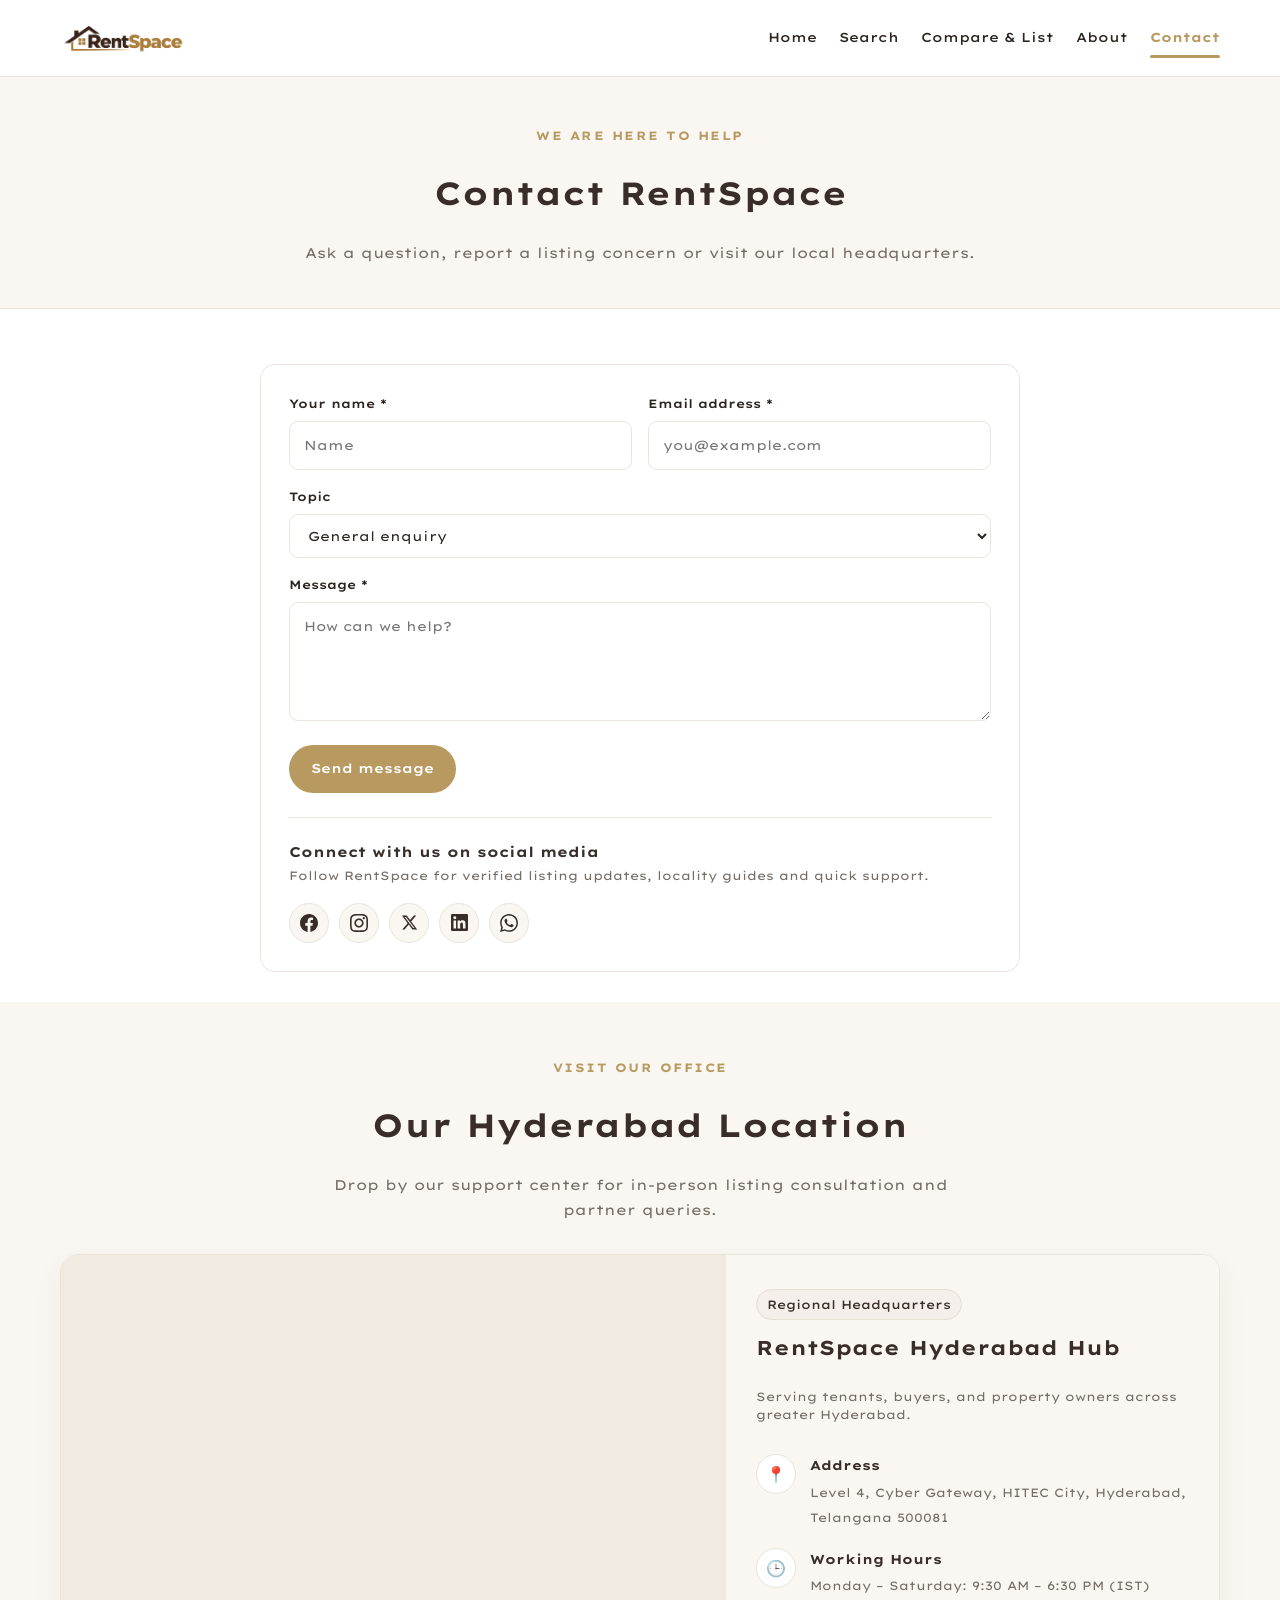
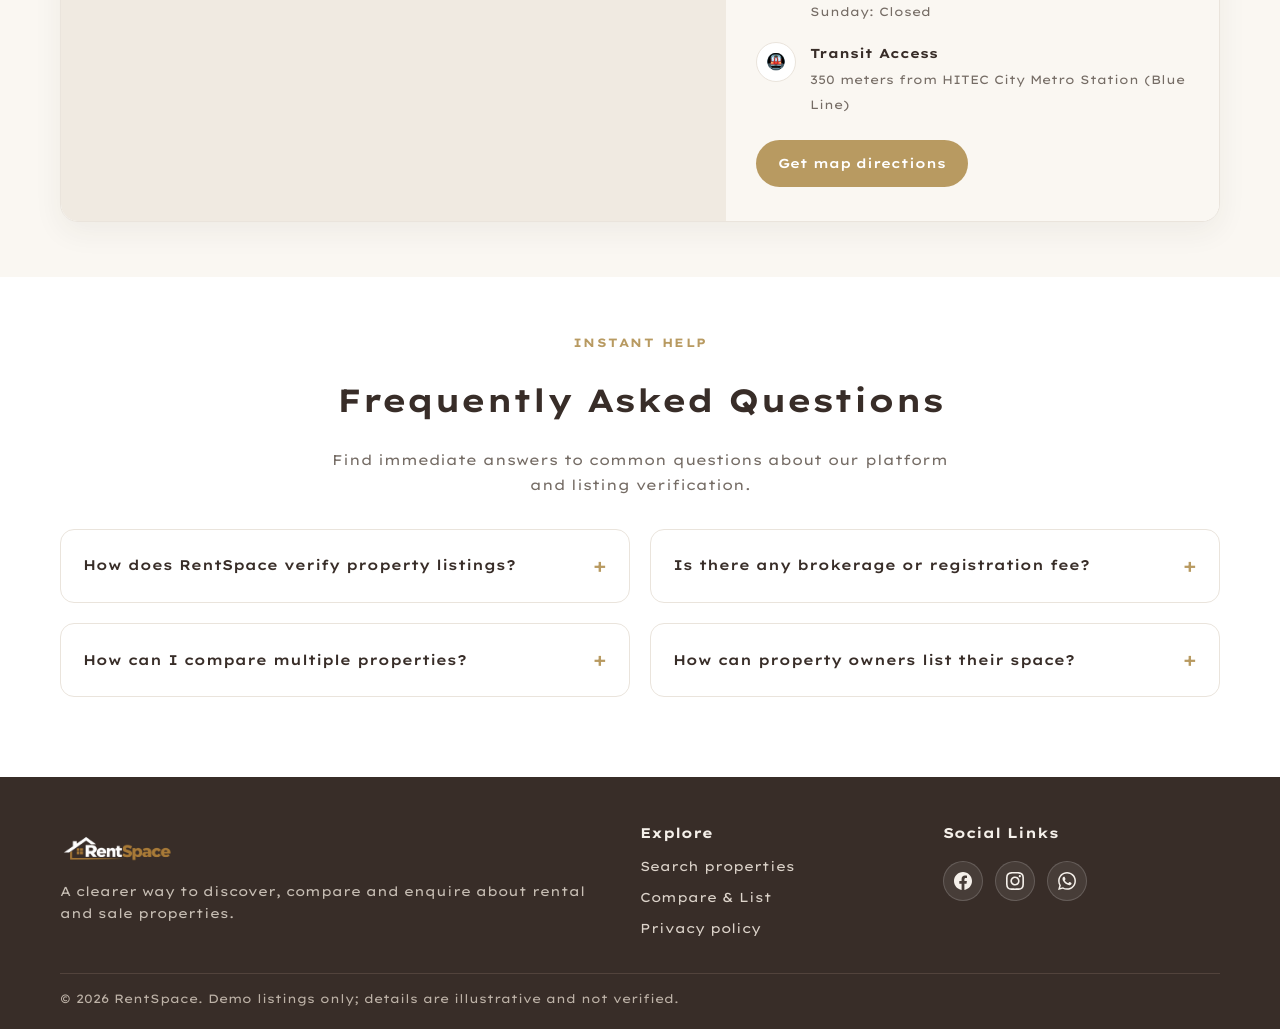
<file: contact.html>
<!doctype html>
<html lang="en">
<head>
  <meta charset="utf-8">
  <meta name="viewport" content="width=device-width,initial-scale=1">
  <title>Contact | RentSpace</title>
  <link rel="icon" type="image/png" href="favicon.png">
  <link rel="shortcut icon" href="favicon.ico">
  <link rel="stylesheet" href="css/styles.css">
</head>
<body>
  <header class="header">
    <div class="container nav">
      <a class="logo" href="index.html" aria-label="RentSpace Home"><img src="logo.png" alt="RentSpace" class="logo-img"></a>
      <button class="hamburger-btn" aria-label="Toggle navigation menu" aria-expanded="false">
        <span class="hamburger-bar"></span>
        <span class="hamburger-bar"></span>
        <span class="hamburger-bar"></span>
      </button>
      <nav class="links">
        <a href="index.html">Home</a>
        <a href="search.html">Search</a>
        <a href="compare.html">Compare & List</a>
        <a href="about.html">About</a>
        <a href="contact.html" class="active">Contact</a>
      </nav>
    </div>
  </header>

  <main>
    <section class="pagehead">
      <div class="container">
        <div class="eyebrow">We are here to help</div>
        <h1>Contact RentSpace</h1>
        <p>Ask a question, report a listing concern or visit our local headquarters.</p>
      </div>
    </section>

    <!-- Section 1: Contact Form -->
    <section class="container section" style="padding-bottom:30px">
      <div class="formbox" style="margin:0 auto">
        <form id="contact">
          <div class="notice" id="contactnotice">Message captured in this demo. Configure an email service or backend for real submissions.</div>
          <div class="formgrid">
            <div class="field"><label>Your name *</label><input required placeholder="Name"></div>
            <div class="field"><label>Email address *</label><input type="email" required placeholder="you@example.com"></div>
            <div class="field full"><label>Topic</label><select><option>General enquiry</option><option>Listing concern</option><option>Feedback</option><option>Partnership</option></select></div>
            <div class="field full"><label>Message *</label><textarea required rows="4" placeholder="How can we help?"></textarea></div>
            <div class="field full"><button type="submit">Send message</button></div>
          </div>
        </form>

        <div class="contact-social">
          <div class="contact-social-info">
            <b>Connect with us on social media</b>
            <span>Follow RentSpace for verified listing updates, locality guides and quick support.</span>
          </div>
          <div class="contact-social-list">
            <a href="https://facebook.com" target="_blank" rel="noopener noreferrer" class="contact-social-btn" aria-label="Facebook" title="Facebook">
              <svg width="18" height="18" viewBox="0 0 24 24" fill="currentColor"><path d="M24 12.073c0-6.627-5.373-12-12-12s-12 5.373-12 12c0 5.99 4.388 10.954 10.125 11.854v-8.385H7.078v-3.47h3.047V9.43c0-3.007 1.792-4.669 4.533-4.669 1.312 0 2.686.235 2.686.235v2.953H15.83c-1.491 0-1.956.925-1.956 1.874v2.25h3.328l-.532 3.47h-2.796v8.385C19.612 23.027 24 18.062 24 12.073z"/></svg>
            </a>
            <a href="https://instagram.com" target="_blank" rel="noopener noreferrer" class="contact-social-btn" aria-label="Instagram" title="Instagram">
              <svg width="18" height="18" viewBox="0 0 24 24" fill="currentColor"><path d="M12 2.163c3.204 0 3.584.012 4.85.07 3.252.148 4.771 1.691 4.919 4.919.058 1.265.069 1.645.069 4.849 0 3.205-.012 3.584-.069 4.849-.149 3.225-1.664 4.771-4.919 4.919-1.266.058-1.644.07-4.85.07-3.204 0-3.584-.012-4.849-.07-3.26-.149-4.771-1.699-4.919-4.92-.058-1.265-.07-1.644-.07-4.849 0-3.204.013-3.583.07-4.849.149-3.227 1.664-4.771 4.919-4.919 1.266-.057 1.645-.069 4.849-.069zm0-2.163c-3.259 0-3.667.014-4.947.072-4.358.2-6.78 2.618-6.98 6.98-.059 1.281-.073 1.689-.073 4.948 0 3.259.014 3.668.072 4.948.2 4.358 2.618 6.78 6.98 6.98 1.281.058 1.689.072 4.948.072 3.259 0 3.668-.014 4.948-.072 4.354-.2 6.782-2.618 6.979-6.98.059-1.28.073-1.689.073-4.948 0-3.259-.014-3.667-.072-4.947-.196-4.354-2.617-6.78-6.979-6.98-1.281-.059-1.69-.073-4.949-.073zm0 5.838c-3.403 0-6.162 2.759-6.162 6.162s2.759 6.163 6.162 6.163 6.162-2.759 6.162-6.163c0-3.403-2.759-6.162-6.162-6.162zm0 10.162c-2.209 0-4-1.79-4-4 0-2.209 1.791-4 4-4s4 1.791 4 4c0 2.21-1.791 4-4 4zm6.406-11.845c-.796 0-1.441.645-1.441 1.44s.645 1.44 1.441 1.44c.795 0 1.439-.645 1.439-1.44s-.644-1.44-1.439-1.44z"/></svg>
            </a>
            <a href="https://x.com" target="_blank" rel="noopener noreferrer" class="contact-social-btn" aria-label="X (Twitter)" title="X (Twitter)">
              <svg width="17" height="17" viewBox="0 0 24 24" fill="currentColor"><path d="M18.244 2.25h3.308l-7.227 8.26 8.502 11.24H16.17l-5.214-6.817L4.99 21.75H1.68l7.73-8.835L1.254 2.25H8.08l4.713 6.231zm-1.161 17.52h1.833L7.084 4.126H5.117z"/></svg>
            </a>
            <a href="https://linkedin.com" target="_blank" rel="noopener noreferrer" class="contact-social-btn" aria-label="LinkedIn" title="LinkedIn">
              <svg width="17" height="17" viewBox="0 0 24 24" fill="currentColor"><path d="M20.447 20.452h-3.554v-5.569c0-1.328-.027-3.037-1.852-3.037-1.853 0-2.136 1.445-2.136 2.939v5.667H9.351V9h3.414v1.561h.046c.477-.9 1.637-1.85 3.37-1.85 3.601 0 4.267 2.37 4.267 5.455v6.286zM5.337 7.433a2.062 2.062 0 01-2.063-2.065 2.064 2.064 0 112.063 2.065zm1.782 13.019H3.555V9h3.564v11.452zM22.225 0H1.771C.792 0 0 .774 0 1.729v20.542C0 23.227.792 24 1.771 24h20.451C23.2 24 24 23.227 24 22.271V1.729C24 .774 23.2 0 22.222 0h.003z"/></svg>
            </a>
            <a href="https://whatsapp.com" target="_blank" rel="noopener noreferrer" class="contact-social-btn" aria-label="WhatsApp" title="WhatsApp">
              <svg width="18" height="18" viewBox="0 0 24 24" fill="currentColor"><path d="M.057 24l1.687-6.163c-1.041-1.804-1.588-3.849-1.587-5.946.003-6.556 5.338-11.891 11.893-11.891 3.181.001 6.167 1.24 8.413 3.488 2.245 2.248 3.481 5.236 3.48 8.414-.003 6.557-5.338 11.892-11.893 11.892-1.99-.001-3.951-.5-5.688-1.448l-6.305 1.654zm6.597-3.807c1.676.995 3.276 1.591 5.392 1.592 5.448 0 9.886-4.434 9.889-9.885.002-5.462-4.415-9.89-9.881-9.892-5.452 0-9.887 4.434-9.889 9.884-.001 2.225.651 3.891 1.746 5.634l-.999 3.648 3.742-.981zm11.387-5.464c-.074-.124-.272-.198-.57-.347-.297-.149-1.758-.868-2.031-.967-.272-.099-.47-.149-.669.149-.198.297-.768.967-.941 1.165-.173.198-.347.223-.644.074-.297-.149-1.255-.462-2.39-1.475-.883-.788-1.48-1.761-1.653-2.059-.173-.297-.018-.458.13-.606.134-.133.297-.347.446-.521.151-.172.2-.296.3-.495.099-.198.05-.372-.025-.521-.075-.148-.669-1.611-.916-2.206-.242-.579-.487-.501-.669-.51l-.57-.01c-.198 0-.52.074-.792.372s-1.04 1.016-1.04 2.479 1.065 2.876 1.213 3.074c.149.198 2.095 3.2 5.076 4.487.709.306 1.263.489 1.694.626.712.226 1.36.194 1.872.118.571-.085 1.758-.719 2.006-1.413.248-.695.248-1.29.173-1.414z"/></svg>
            </a>
          </div>
        </div>
      </div>
    </section>

    <!-- Section 2: Interactive Office Location & Map (Feature) -->
    <section class="section soft">
      <div class="container">
        <div class="head">
          <div class="eyebrow">Visit our office</div>
          <h2>Our Hyderabad Location</h2>
          <p>Drop by our support center for in-person listing consultation and partner queries.</p>
        </div>
        <div class="map-wrap">
          <div class="map-frame-box">
            <iframe 
              title="RentSpace Hyderabad Office Map"
              src="https://www.google.com/maps/embed?pb=!1m18!1m12!1m3!1d3806.326260714856!2d78.37568167584628!3d17.443906101166645!2m3!1f0!2f0!3f0!3m2!1i1024!2i768!4f13.1!3m3!1m2!1s0x3bcb93dc8c5d69df%3A0x19688beb557fa0ee!2sHITEC%20City%2C%20Hyderabad%2C%20Telangana!5e0!3m2!1sen!2sin!4v1700000000000!5m2!1sen!2sin" 
              loading="lazy" 
              referrerpolicy="no-referrer-when-downgrade">
            </iframe>
          </div>
          <div class="map-info-pane">
            <span class="tag">Regional Headquarters</span>
            <h3 style="margin-top:10px">RentSpace Hyderabad Hub</h3>
            <p class="meta">Serving tenants, buyers, and property owners across greater Hyderabad.</p>
            <div class="map-detail-list">
              <div class="map-detail-item">
                <div class="map-icon-badge">📍</div>
                <div>
                  <b>Address</b>
                  <span>Level 4, Cyber Gateway, HITEC City, Hyderabad, Telangana 500081</span>
                </div>
              </div>
              <div class="map-detail-item">
                <div class="map-icon-badge">🕒</div>
                <div>
                  <b>Working Hours</b>
                  <span>Monday – Saturday: 9:30 AM – 6:30 PM (IST)<br>Sunday: Closed</span>
                </div>
              </div>
              <div class="map-detail-item">
                <div class="map-icon-badge">🚇</div>
                <div>
                  <b>Transit Access</b>
                  <span>350 meters from HITEC City Metro Station (Blue Line)</span>
                </div>
              </div>
            </div>
            <div style="margin-top:22px">
              <a class="btn" href="https://maps.google.com/?q=HITEC+City+Hyderabad" target="_blank" rel="noopener noreferrer">Get map directions</a>
            </div>
          </div>
        </div>
      </div>
    </section>

    <!-- Section 3: Frequently Asked Questions (Accordion) -->
    <section class="container section">
      <div class="head">
        <div class="eyebrow">Instant Help</div>
        <h2>Frequently Asked Questions</h2>
        <p>Find immediate answers to common questions about our platform and listing verification.</p>
      </div>
      <div class="faq-grid">
        <details class="faq-item">
          <summary>How does RentSpace verify property listings?</summary>
          <p>Every listed property is reviewed against landmark coordinates, ownership credentials, and clear photo criteria before it receives an illustrative verification badge.</p>
        </details>
        <details class="faq-item">
          <summary>Is there any brokerage or registration fee?</summary>
          <p>No. Browsing, comparing properties, and contacting listing owners on RentSpace is completely free. We do not charge hidden booking or platform brokerage fees.</p>
        </details>
        <details class="faq-item">
          <summary>How can I compare multiple properties?</summary>
          <p>On any listing card in Search or Home, click the "Compare" button to add it to your shortlist. Then visit the Compare & List page to view all specs side by side.</p>
        </details>
        <details class="faq-item">
          <summary>How can property owners list their space?</summary>
          <p>Navigate to the Compare & List page and fill out the "List Your Property" form with photos, pricing, deposit, and contact details for prospective tenants.</p>
        </details>
      </div>
    </section>
  </main>

  <footer class="footer">
    <div class="container">
      <div class="footgrid">
        <div>
          <a class="logo" href="index.html" aria-label="RentSpace Home"><img src="logo-light.png" alt="RentSpace" class="logo-img footer-logo-img"></a>
          <p>A clearer way to discover, compare and enquire about rental and sale properties.</p>
        </div>
        <div>
          <b>Explore</b>
          <a href="search.html">Search properties</a>
          <a href="compare.html">Compare & List</a>
          <a href="#">Privacy policy</a>
        </div>
        <div>
          <b>Social Links</b>
          <div class="social-links">
            <a href="https://facebook.com" target="_blank" rel="noopener noreferrer" class="social-icon" aria-label="Facebook" title="Facebook">
              <svg width="18" height="18" viewBox="0 0 24 24" fill="currentColor"><path d="M24 12.073c0-6.627-5.373-12-12-12s-12 5.373-12 12c0 5.99 4.388 10.954 10.125 11.854v-8.385H7.078v-3.47h3.047V9.43c0-3.007 1.792-4.669 4.533-4.669 1.312 0 2.686.235 2.686.235v2.953H15.83c-1.491 0-1.956.925-1.956 1.874v2.25h3.328l-.532 3.47h-2.796v8.385C19.612 23.027 24 18.062 24 12.073z"/></svg>
            </a>
            <a href="https://instagram.com" target="_blank" rel="noopener noreferrer" class="social-icon" aria-label="Instagram" title="Instagram">
              <svg width="18" height="18" viewBox="0 0 24 24" fill="currentColor"><path d="M12 2.163c3.204 0 3.584.012 4.85.07 3.252.148 4.771 1.691 4.919 4.919.058 1.265.069 1.645.069 4.849 0 3.205-.012 3.584-.069 4.849-.149 3.225-1.664 4.771-4.919 4.919-1.266.058-1.644.07-4.85.07-3.204 0-3.584-.012-4.849-.07-3.26-.149-4.771-1.699-4.919-4.92-.058-1.265-.07-1.644-.07-4.849 0-3.204.013-3.583.07-4.849.149-3.227 1.664-4.771 4.919-4.919 1.266-.057 1.645-.069 4.849-.069zm0-2.163c-3.259 0-3.667.014-4.947.072-4.358.2-6.78 2.618-6.98 6.98-.059 1.281-.073 1.689-.073 4.948 0 3.259.014 3.668.072 4.948.2 4.358 2.618 6.78 6.98 6.98 1.281.058 1.689.072 4.948.072 3.259 0 3.668-.014 4.948-.072 4.354-.2 6.782-2.618 6.979-6.98.059-1.28.073-1.689.073-4.948 0-3.259-.014-3.667-.072-4.947-.196-4.354-2.617-6.78-6.979-6.98-1.281-.059-1.69-.073-4.949-.073zm0 5.838c-3.403 0-6.162 2.759-6.162 6.162s2.759 6.163 6.162 6.163 6.162-2.759 6.162-6.163c0-3.403-2.759-6.162-6.162-6.162zm0 10.162c-2.209 0-4-1.79-4-4 0-2.209 1.791-4 4-4s4 1.791 4 4c0 2.21-1.791 4-4 4zm6.406-11.845c-.796 0-1.441.645-1.441 1.44s.645 1.44 1.441 1.44c.795 0 1.439-.645 1.439-1.44s-.644-1.44-1.439-1.44z"/></svg>
            </a>
            <a href="https://whatsapp.com" target="_blank" rel="noopener noreferrer" class="social-icon" aria-label="WhatsApp" title="WhatsApp">
              <svg width="18" height="18" viewBox="0 0 24 24" fill="currentColor"><path d="M.057 24l1.687-6.163c-1.041-1.804-1.588-3.849-1.587-5.946.003-6.556 5.338-11.891 11.893-11.891 3.181.001 6.167 1.24 8.413 3.488 2.245 2.248 3.481 5.236 3.48 8.414-.003 6.557-5.338 11.892-11.893 11.892-1.99-.001-3.951-.5-5.688-1.448l-6.305 1.654zm6.597-3.807c1.676.995 3.276 1.591 5.392 1.592 5.448 0 9.886-4.434 9.889-9.885.002-5.462-4.415-9.89-9.881-9.892-5.452 0-9.887 4.434-9.889 9.884-.001 2.225.651 3.891 1.746 5.634l-.999 3.648 3.742-.981zm11.387-5.464c-.074-.124-.272-.198-.57-.347-.297-.149-1.758-.868-2.031-.967-.272-.099-.47-.149-.669.149-.198.297-.768.967-.941 1.165-.173.198-.347.223-.644.074-.297-.149-1.255-.462-2.39-1.475-.883-.788-1.48-1.761-1.653-2.059-.173-.297-.018-.458.13-.606.134-.133.297-.347.446-.521.151-.172.2-.296.3-.495.099-.198.05-.372-.025-.521-.075-.148-.669-1.611-.916-2.206-.242-.579-.487-.501-.669-.51l-.57-.01c-.198 0-.52.074-.792.372s-1.04 1.016-1.04 2.479 1.065 2.876 1.213 3.074c.149.198 2.095 3.2 5.076 4.487.709.306 1.263.489 1.694.626.712.226 1.36.194 1.872.118.571-.085 1.758-.719 2.006-1.413.248-.695.248-1.29.173-1.414z"/></svg>
            </a>
          </div>
        </div>
      </div>
      <div class="copy">© 2026 RentSpace. Demo listings only; details are illustrative and not verified.</div>
    </div>
  </footer>

  <script src="js/main.js"></script>
</body>
</html>
</file>
<file: css/styles.css>
@import url('https://fonts.googleapis.com/css2?family=Lexend+Giga:wght@300;400;500;600;700&display=swap');

:root {
  --g: #382D28;
  --o: #B89A61;
  --ink: #2b231f;
  --muted: #756c65;
  --cream: #faf7f2;
  --line: #eae4dc;
}

* {
  box-sizing: border-box;
}

html {
  scroll-behavior: smooth;
}

body {
  margin: 0;
  color: var(--ink);
  font: 14px/1.8 'Lexend Giga', sans-serif;
  background-color: #fff;
}

a {
  color: inherit;
  text-decoration: none;
}

img {
  display: block;
  max-width: 100%;
}

button, .btn {
  border: 0;
  border-radius: 30px;
  padding: 12px 22px;
  background: var(--o);
  color: white;
  cursor: pointer;
  display: inline-block;
  text-align: center;
  font: inherit;
  font-size: 13px;
  font-weight: 600;
  transition: background-color 0.2s ease, transform 0.15s ease;
}

button:hover, .btn:hover {
  background: #9e814a;
}

input, select, textarea {
  font: inherit;
  font-size: 13px;
  padding: 12px 14px;
  border: 1px solid var(--line);
  border-radius: 9px;
  width: 100%;
  background: white;
  color: var(--ink);
}

input:focus, select:focus, textarea:focus {
  outline: none;
  border-color: var(--o);
  box-shadow: 0 0 0 3px rgba(184, 154, 97, 0.18);
}

.container {
  width: min(1160px, 92%);
  margin: auto;
}

.header {
  position: sticky;
  top: 0;
  background: white;
  border-bottom: 1px solid var(--line);
  z-index: 1000;
}

.nav {
  min-height: 76px;
  display: flex;
  align-items: center;
  justify-content: space-between;
  gap: 20px;
  position: relative;
}

.logo {
  display: inline-flex;
  align-items: center;
  font-size: 22px;
  font-weight: 700;
  color: var(--g);
  text-decoration: none;
}

.logo b {
  color: var(--o);
}

.logo-img {
  height: 42px;
  width: auto;
  max-width: 180px;
  object-fit: contain;
  display: block;
}

.footer .logo-img,
.footer-logo-img {
  height: 38px;
  max-width: 165px;
  margin-bottom: 10px;
}

.footer .logo img[src="logo.png"] {
  filter: brightness(0) invert(1);
}

/* Navigation Links & Active Highlighting */
.links {
  display: flex;
  gap: 22px;
  font-size: 13px;
  align-items: center;
}

.links a {
  position: relative;
  padding: 8px 0;
  color: var(--ink);
  font-weight: 500;
  transition: color 0.2s ease;
  text-decoration: none;
}

.links a:hover {
  color: var(--o);
}

.links a.active {
  color: var(--o);
  font-weight: 700;
}

.links a.active::after {
  content: '';
  position: absolute;
  left: 0;
  right: 0;
  bottom: 0;
  height: 2.5px;
  background: var(--o);
  border-radius: 2px;
}

/* Hamburger Toggle Button */
.hamburger-btn {
  display: none;
  background: transparent;
  border: 1px solid var(--line);
  border-radius: 8px;
  cursor: pointer;
  padding: 8px;
  width: 42px;
  height: 42px;
  flex-direction: column;
  justify-content: center;
  align-items: center;
  gap: 5px;
  transition: background-color 0.2s ease, border-color 0.2s ease;
  z-index: 101;
}

.hamburger-btn:hover {
  background-color: var(--cream);
  border-color: var(--o);
}

.hamburger-bar {
  display: block;
  width: 22px;
  height: 2.5px;
  background-color: var(--g);
  border-radius: 2px;
  transition: transform 0.25s ease, opacity 0.25s ease, background-color 0.2s ease;
}

.hamburger-btn.active .hamburger-bar:nth-child(1) {
  transform: translateY(7.5px) rotate(45deg);
  background-color: var(--o);
}

.hamburger-btn.active .hamburger-bar:nth-child(2) {
  opacity: 0;
}

.hamburger-btn.active .hamburger-bar:nth-child(3) {
  transform: translateY(-7.5px) rotate(-45deg);
  background-color: var(--o);
}

.hero {
  min-height: 480px;
  background: linear-gradient(90deg, #fff 0%, #fffffff0 42%, #ffffff12), url('../images/hero.jpg') center/cover;
  display: flex;
  align-items: center;
}

.hero-in {
  max-width: 620px;
  padding: 55px 0;
}

.eyebrow {
  color: var(--o);
  font-size: 12px;
  font-weight: 700;
  letter-spacing: 1.5px;
  text-transform: uppercase;
}

.hero h1 {
  font-size: clamp(32px, 5vw, 55px);
  line-height: 1.2;
  color: var(--g);
  letter-spacing: -1.5px;
  margin: 12px 0;
}

.hero p {
  max-width: 500px;
  color: var(--muted);
  font-size: 15px;
  line-height: 1.8;
}

.searchbar {
  display: grid;
  grid-template-columns: 1.4fr 1fr 1fr auto;
  gap: 8px;
  background: white;
  padding: 10px;
  border-radius: 15px;
  box-shadow: 0 10px 30px rgba(56, 45, 40, 0.10);
  margin-top: 25px;
  border: 1px solid var(--line);
}

.section {
  padding: 55px 0;
}

.soft {
  background: var(--cream);
}

.head {
  text-align: center;
  max-width: 650px;
  margin: 0 auto 30px;
}

.head h2, .pagehead h1 {
  color: var(--g);
  font-size: 32px;
  line-height: 1.3;
}

.head p, .pagehead p {
  color: var(--muted);
  font-size: 14px;
}

.grid {
  display: grid;
  grid-template-columns: repeat(3, 1fr);
  gap: 24px;
  align-items: stretch;
}

.card {
  border: 1px solid var(--line);
  border-radius: 15px;
  overflow: hidden;
  background: white;
  display: flex;
  flex-direction: column;
  height: 100%;
  transition: transform 0.2s ease, box-shadow 0.2s ease;
}

.card:hover {
  transform: translateY(-2px);
  box-shadow: 0 12px 30px rgba(56, 45, 40, 0.08);
}

.card img {
  width: 100%;
  height: 190px;
  object-fit: cover;
}

.body {
  padding: 18px;
  display: flex;
  flex-direction: column;
  flex: 1;
}

.body h3 {
  color: var(--g);
  font-size: 16px;
  font-weight: 700;
  margin: 0 0 6px;
  line-height: 1.35;
  height: 48px;
  display: flex;
  align-items: center;
}

.meta {
  color: var(--muted);
  font-size: 12px;
  line-height: 1.5;
}

.card .meta:first-of-type {
  height: 20px;
  line-height: 20px;
  margin-bottom: 4px;
  white-space: nowrap;
  overflow: hidden;
  text-overflow: ellipsis;
}

.price {
  color: var(--o);
  font-size: 18px;
  font-weight: 700;
  height: 26px;
  line-height: 26px;
  margin: 4px 0 6px;
  white-space: nowrap;
  display: flex;
  align-items: baseline;
  gap: 4px;
}

.price small {
  font-size: 12px;
  font-weight: 400;
  color: var(--muted);
}

.card .meta:last-of-type {
  height: 38px;
  line-height: 19px;
  display: flex;
  align-items: center;
}

.actions {
  display: flex;
  gap: 8px;
  margin-top: auto;
  padding-top: 14px;
  width: 100%;
}

.actions button, .actions .btn, .actions .outline {
  font-size: 12px;
  padding: 10px 8px;
  height: 38px;
  flex: 1;
  text-align: center;
  justify-content: center;
  white-space: nowrap;
  min-width: 0;
  display: inline-flex;
  align-items: center;
  border-radius: 8px;
}

.outline {
  background: white;
  color: var(--g);
  border: 1px solid var(--line);
}

.outline:hover {
  background: var(--g);
  color: white;
  border-color: var(--g);
}

.tag {
  font-size: 12px;
  font-weight: 500;
  background: #f4efea;
  color: var(--g);
  padding: 4px 10px;
  border-radius: 20px;
  border: 1px solid #e7ded4;
  display: inline-block;
  width: fit-content;
}

.trust {
  display: grid;
  grid-template-columns: repeat(4, 1fr);
  gap: 16px;
  text-align: center;
  padding: 28px 0;
}

.trust b {
  display: block;
  color: var(--g);
  font-size: 14px;
  margin-bottom: 4px;
}

.trust span {
  color: var(--muted);
  font-size: 12px;
}

.category {
  height: 210px;
  position: relative;
  border-radius: 14px;
  overflow: hidden;
}

.category img {
  width: 100%;
  height: 100%;
  object-fit: cover;
  transition: transform 0.3s ease;
}

.category:hover img {
  transform: scale(1.04);
}

.category b {
  position: absolute;
  bottom: 0;
  left: 0;
  right: 0;
  padding: 35px 15px 14px;
  color: white;
  font-size: 14px;
  background: linear-gradient(transparent, rgba(30, 23, 20, 0.85));
}

.cta {
  margin: 35px auto 55px;
  background: var(--cream);
  border: 1px solid var(--line);
  border-radius: 20px;
  padding: 38px 44px;
  display: flex;
  align-items: center;
  justify-content: space-between;
  gap: 32px;
  box-shadow: 0 8px 24px rgba(56, 45, 40, 0.04);
}

.cta > div {
  flex: 1;
}

.cta .eyebrow {
  margin-bottom: 6px;
  font-size: 12px;
  font-weight: 700;
  text-transform: uppercase;
  letter-spacing: 1.5px;
  color: var(--o);
}

.cta h2 {
  margin: 0 0 10px;
  font-size: 26px;
  color: var(--g);
  line-height: 1.25;
}

.cta p {
  margin: 0;
  font-size: 14px;
  color: var(--muted);
  line-height: 1.6;
  max-width: 540px;
}

.cta .btn {
  white-space: nowrap;
  flex-shrink: 0;
  padding: 14px 28px;
  font-size: 14px;
  font-weight: 600;
  border-radius: 30px;
  box-shadow: 0 4px 14px rgba(184, 154, 97, 0.28);
  transition: transform 0.2s ease, box-shadow 0.2s ease, background-color 0.2s ease;
}

.cta .btn:hover {
  transform: translateY(-2px);
  box-shadow: 0 6px 20px rgba(184, 154, 97, 0.38);
}

.pagehead {
  text-align: center;
  background: var(--cream);
  padding: 48px 0 28px;
  border-bottom: 1px solid var(--line);
}

.layout {
  display: grid;
  grid-template-columns: 245px 1fr;
  gap: 24px;
  padding: 35px 0 65px;
}

.filters, .panel, .formbox {
  border: 1px solid var(--line);
  border-radius: 15px;
  padding: 20px;
  height: max-content;
  background: white;
}

.filters h3, .panel h2 {
  color: var(--g);
  font-size: 18px;
}

.filtergroup {
  border-top: 1px solid var(--line);
  padding: 14px 0;
  font-size: 13px;
}

.filtergroup label {
  display: block;
  margin: 8px 0;
  color: var(--muted);
  font-size: 12px;
}

/* Top Search Filter Bar */
.search-top-section {
  text-align: center;
  background: var(--cream);
  padding: 44px 0 36px;
  border-bottom: 1px solid var(--line);
}

.search-head h1 {
  color: var(--g);
  font-size: 32px;
  line-height: 1.25;
  margin: 0 0 8px;
}

.search-head p {
  color: var(--muted);
  font-size: 14px;
  margin: 0 auto;
  max-width: 580px;
}

.search-filter-card {
  margin-top: 24px;
  background: white;
  border: 1px solid var(--line);
  border-radius: 18px;
  padding: 18px 24px;
  box-shadow: 0 10px 30px rgba(56, 45, 40, 0.08);
  text-align: left;
}

.search-filter-row {
  display: grid;
  grid-template-columns: 1.35fr 1fr 1fr auto;
  gap: 14px;
  align-items: flex-end;
}

.filter-col {
  display: flex;
  flex-direction: column;
  gap: 6px;
}

.filter-col label {
  font-size: 12px;
  font-weight: 700;
  text-transform: uppercase;
  letter-spacing: 0.8px;
  color: var(--g);
}

.filter-input-wrap {
  position: relative;
  display: flex;
  align-items: center;
}

.filter-input-wrap svg {
  position: absolute;
  left: 12px;
  color: var(--o);
  pointer-events: none;
}

.filter-input-wrap input,
.filter-input-wrap select {
  width: 100%;
  padding: 11px 12px 11px 36px;
  font-size: 13px;
  border: 1px solid var(--line);
  border-radius: 10px;
  background: white;
  color: var(--g);
  height: 44px;
  box-sizing: border-box;
  transition: border-color 0.2s ease, box-shadow 0.2s ease;
}

.filter-input-wrap input:focus,
.filter-input-wrap select:focus {
  border-color: var(--o);
  box-shadow: 0 0 0 3px rgba(184, 154, 97, 0.15);
  outline: none;
}

.filter-btn-col {
  display: flex;
  gap: 8px;
  align-items: center;
}

.filter-btn-col .btn,
.filter-btn-col button {
  padding: 11px 20px;
  font-size: 13px;
  font-weight: 600;
  border-radius: 10px;
  white-space: nowrap;
  height: 44px;
  display: inline-flex;
  align-items: center;
  justify-content: center;
  box-sizing: border-box;
}

.search-results-section {
  padding: 35px 0 65px;
}

.results {
  display: grid;
  grid-template-columns: repeat(3, 1fr);
  gap: 24px;
  align-items: stretch;
}

.resulthead {
  display: flex;
  justify-content: space-between;
  align-items: center;
  margin-bottom: 16px;
  font-size: 13px;
}

.detail {
  display: grid;
  grid-template-columns: 1.4fr 1fr;
  gap: 28px;
  padding: 35px 0;
}

.detailphoto {
  width: 100%;
  height: 380px;
  object-fit: cover;
  border-radius: 15px;
}

.thumbs {
  display: grid;
  grid-template-columns: repeat(3, 1fr);
  gap: 9px;
  margin-top: 9px;
}

.thumbs img {
  height: 95px;
  width: 100%;
  object-fit: cover;
  border-radius: 9px;
}

.panel h1 {
  color: var(--g);
  font-size: 24px;
}

.cost {
  display: flex;
  justify-content: space-between;
  border-top: 1px solid var(--line);
  padding: 10px 0;
  font-size: 13px;
}

.formbox {
  max-width: 760px;
  margin: 35px auto 65px;
  padding: 28px;
}

.formgrid {
  display: grid;
  grid-template-columns: 1fr 1fr;
  gap: 16px;
}

.formgrid .full {
  grid-column: 1 / -1;
}

.field label {
  display: block;
  font-size: 12px;
  font-weight: 600;
  margin: 0 0 6px;
  color: var(--ink);
}

.notice {
  display: none;
  background: #f4efe9;
  color: var(--g);
  border: 1px solid #dfd5c8;
  padding: 14px;
  border-radius: 9px;
  margin: 14px 0;
  font-size: 13px;
}

.comparetable {
  border-collapse: collapse;
  width: 100%;
  min-width: 600px;
}

.comparetable th, .comparetable td {
  text-align: left;
  padding: 14px;
  border-bottom: 1px solid var(--line);
  font-size: 13px;
}

.comparetable th {
  background: #f4efe9;
  color: var(--g);
}

.about {
  display: grid;
  grid-template-columns: 1fr 1fr;
  gap: 30px;
  align-items: center;
  padding: 55px 0;
}

.about img {
  height: 330px;
  width: 100%;
  object-fit: cover;
  border-radius: 15px;
}

.footer {
  background: #382D28;
  color: #f5f0ea;
  padding: 44px 0 20px;
  margin-top: 25px;
}

.footgrid {
  display: grid;
  grid-template-columns: 2fr 1fr 1fr;
  gap: 25px;
}

.footer a {
  display: block;
  font-size: 13px;
  margin: 8px 0;
  color: #ddd4cb;
  transition: color 0.2s ease;
}

.footer a:hover {
  color: var(--o);
}

.footer p {
  font-size: 13px;
  color: #c8bfb5;
  line-height: 1.7;
}

.copy {
  border-top: 1px solid #52433c;
  margin-top: 24px;
  padding-top: 14px;
  font-size: 12px;
  color: #bdb2a7;
}

/* Social Links in Footer */
.social-links {
  display: flex;
  gap: 12px;
  margin-top: 14px;
  align-items: center;
}

.social-icon {
  display: inline-flex !important;
  align-items: center;
  justify-content: center;
  width: 40px;
  height: 40px;
  border-radius: 50%;
  background: rgba(255, 255, 255, 0.08);
  border: 1px solid rgba(255, 255, 255, 0.16);
  color: #f5f0ea !important;
  transition: all 0.25s ease;
  margin: 0 !important;
}

.social-icon:hover {
  background: var(--o);
  border-color: var(--o);
  color: var(--g) !important;
  transform: translateY(-2px);
  box-shadow: 0 4px 12px rgba(0, 0, 0, 0.3);
}

.social-icon svg {
  display: block;
  transition: transform 0.2s ease;
}

.social-icon:hover svg {
  transform: scale(1.08);
}

/* ========================================================
   Continuous Hub Menu & Combined Sections (Compare & List)
   ======================================================== */
.hub-section-divider {
  border: 0;
  height: 1px;
  background: var(--line);
  margin: 50px auto 35px;
  max-width: min(1160px, 92%);
}

/* Compare Enhancements */
.comparewrap {
  overflow-x: auto;
  -webkit-overflow-scrolling: touch;
}

.comparetable .btn {
  white-space: nowrap;
}

.compare-empty {
  text-align: center;
  padding: 45px 24px;
  background: white;
  border: 1px solid var(--line);
  border-radius: 16px;
  max-width: 640px;
  margin: 0 auto 25px;
}

.compare-empty h3 {
  color: var(--g);
  font-size: 20px;
  margin: 0 0 10px;
}

.compare-empty p {
  color: var(--muted);
  font-size: 14px;
  margin-bottom: 24px;
}

.compare-empty .actions {
  justify-content: center;
  flex-wrap: wrap;
  gap: 12px;
}

.compare-empty .actions button,
.compare-empty .actions .btn {
  flex: 0 1 auto;
  min-width: 190px;
  height: auto;
  min-height: 42px;
  padding: 11px 22px;
  font-size: 13px;
  white-space: normal;
  line-height: 1.4;
  border-radius: 30px;
}

.compare-col-header {
  display: flex;
  flex-direction: column;
  gap: 8px;
  min-width: 170px;
}

.compare-col-header img {
  width: 100%;
  height: 110px;
  object-fit: cover;
  border-radius: 8px;
}

.compare-col-header .remove-btn {
  background: transparent;
  border: 1px solid var(--line);
  color: var(--muted);
  padding: 5px 12px;
  font-size: 12px;
  border-radius: 12px;
  cursor: pointer;
  align-self: flex-start;
  white-space: nowrap;
  transition: all 0.2s ease;
}

.compare-col-header .remove-btn:hover {
  background: #fbf0ee;
  color: #b33927;
  border-color: #f3c2bc;
}

.compare-footer-actions {
  display: flex;
  gap: 12px;
  margin-top: 20px;
  flex-wrap: wrap;
  align-items: center;
}

.compare-footer-actions button,
.compare-footer-actions .btn {
  display: inline-flex;
  align-items: center;
  justify-content: center;
  text-align: center;
  line-height: 1.4;
}


/* List Property Enhancements */
.list-layout {
  display: grid;
  grid-template-columns: 1.25fr 0.75fr;
  gap: 30px;
  align-items: start;
}

@media (max-width: 1024px) {
  .layout {
    grid-template-columns: 215px 1fr;
    gap: 20px;
  }
  .filters {
    padding: 18px 14px;
  }
  .filters input, .filters select {
    font-size: 12px;
    padding: 9px 10px;
  }
}

@media (max-width: 860px) {
  .grid {
    grid-template-columns: 1fr;
    gap: 22px;
  }
  .list-layout {
    grid-template-columns: 1fr;
  }
}

.preview-sticky {
  position: sticky;
  top: 140px;
}

.preview-box {
  background: var(--cream);
  border: 1px solid var(--line);
  border-radius: 16px;
  padding: 22px;
}

.preview-box h4 {
  margin: 0 0 8px;
  color: var(--g);
  font-size: 14px;
  text-transform: uppercase;
  letter-spacing: 1px;
}

@media (max-width: 800px) {
  .hamburger-btn {
    display: flex;
  }

  .nav {
    min-height: 64px;
    padding: 8px 0;
  }

  .links {
    display: none;
    position: absolute;
    top: 100%;
    left: 0;
    right: 0;
    background: white;
    flex-direction: column;
    align-items: stretch;
    padding: 14px 18px 20px;
    border-radius: 0 0 16px 16px;
    box-shadow: 0 16px 36px rgba(56, 45, 40, 0.12);
    border: 1px solid var(--line);
    border-top: none;
    gap: 6px;
    z-index: 1000;
  }

  .links.nav-open {
    display: flex;
  }

  .links a {
    padding: 12px 16px;
    font-size: 14px;
    border-radius: 8px;
    color: var(--g);
    font-weight: 500;
    transition: background 0.2s ease, color 0.2s ease;
  }

  .links a:hover {
    background: var(--cream);
    color: var(--o);
  }

  .links a.active {
    background: rgba(184, 154, 97, 0.12);
    color: var(--o);
    font-weight: 700;
  }

  .links a.active::after {
    display: none;
  }

  .footgrid {
    grid-template-columns: 1.2fr 1fr 1fr;
    gap: 20px;
  }


  .searchbar {
    grid-template-columns: 1fr 1fr;
  }
  .searchbar button {
    grid-column: 1 / -1;
  }
  .layout {
    grid-template-columns: 215px 1fr;
    gap: 18px;
  }
}

@media (max-width: 600px) {
  .hero {
    min-height: 470px;
    background-position: 60%;
  }
  .searchbar, .grid, .results, .detail, .about {
    grid-template-columns: 1fr;
  }
  .searchbar button {
    grid-column: auto;
  }
  .trust {
    grid-template-columns: 1fr 1fr;
  }
  .layout {
    grid-template-columns: 1fr;
  }
  .cta {
    align-items: stretch;
    gap: 20px;
    flex-direction: column;
    padding: 28px 22px;
    margin: 25px auto 40px;
  }
  .cta .btn {
    width: 100%;
    text-align: center;
    white-space: nowrap;
  }
  .formgrid {
    grid-template-columns: 1fr;
  }
  .formgrid .full {
    grid-column: auto;
  }
  .footgrid {
    grid-template-columns: 1fr;
    gap: 28px;
  }
  .footgrid > div {
    display: flex;
    flex-direction: column;
    align-items: flex-start;
  }
  .footgrid p {
    max-width: 100%;
    margin: 8px 0 0;
    line-height: 1.6;
  }
  .footer b {
    display: block;
    margin-bottom: 8px;
    font-size: 14px;
    letter-spacing: 0.5px;
  }
  .footer a {
    margin: 6px 0;
    font-size: 13px;
  }
  .social-links {
    margin-top: 8px;
  }
  .detailphoto {
    height: 260px;
  }
  .thumbs img {
    height: 75px;
  }
  .resulthead {
    gap: 10px;
    flex-direction: column;
  }
  .comparewrap {
    overflow-x: auto;
  }
  .hub-nav {
    flex-direction: column;
    border-radius: 18px;
    width: 100%;
  }
  .hub-nav-link {
    justify-content: center;
  }
}

/* ========================================================
   New Unique Sections Styling
   ======================================================== */

/* 1. Contact Map Section */
.map-wrap {
  display: grid;
  grid-template-columns: 1.35fr 1fr;
  gap: 0;
  background: white;
  border: 1px solid var(--line);
  border-radius: 18px;
  overflow: hidden;
  box-shadow: 0 10px 30px rgba(56, 45, 40, 0.06);
}

.map-frame-box {
  min-height: 400px;
  position: relative;
  background: #f0eae1;
}

.map-frame-box iframe {
  width: 100%;
  height: 100%;
  min-height: 400px;
  border: 0;
  display: block;
}

.map-info-pane {
  padding: 34px 30px;
  display: flex;
  flex-direction: column;
  justify-content: center;
  background: var(--cream);
}

.map-info-pane h3 {
  color: var(--g);
  font-size: 20px;
  margin: 0 0 10px;
}

.map-detail-list {
  display: flex;
  flex-direction: column;
  gap: 18px;
  margin-top: 18px;
}

.map-detail-item {
  display: flex;
  gap: 14px;
  align-items: flex-start;
}

.map-icon-badge {
  width: 40px;
  height: 40px;
  border-radius: 50%;
  background: white;
  border: 1px solid var(--line);
  display: flex;
  align-items: center;
  justify-content: center;
  color: var(--o);
  font-size: 16px;
  flex-shrink: 0;
}

.map-detail-item b {
  display: block;
  color: var(--g);
  font-size: 13px;
  margin-bottom: 2px;
}

.map-detail-item span {
  font-size: 12px;
  color: var(--muted);
  line-height: 1.6;
}

/* 2. Contact FAQ Accordion */
.faq-grid {
  display: grid;
  grid-template-columns: 1fr 1fr;
  gap: 20px;
}

.faq-item {
  background: white;
  border: 1px solid var(--line);
  border-radius: 14px;
  padding: 20px 22px;
  transition: border-color 0.2s ease, box-shadow 0.2s ease;
}

.faq-item:hover {
  border-color: var(--o);
  box-shadow: 0 6px 20px rgba(56, 45, 40, 0.06);
}

.faq-item summary {
  cursor: pointer;
  font-size: 14px;
  font-weight: 600;
  color: var(--g);
  display: flex;
  justify-content: space-between;
  align-items: center;
  user-select: none;
  list-style: none;
}

.faq-item summary::-webkit-details-marker {
  display: none;
}

.faq-item summary::after {
  content: '+';
  font-size: 18px;
  color: var(--o);
  font-weight: 700;
  transition: transform 0.2s ease;
}

.faq-item[open] summary::after {
  content: '−';
}

.faq-item p {
  margin: 12px 0 0;
  font-size: 13px;
  color: var(--muted);
  line-height: 1.7;
  border-top: 1px solid var(--line);
  padding-top: 12px;
}

/* Contact Page Social Connect Bar */
.contact-social {
  margin-top: 24px;
  padding-top: 22px;
  border-top: 1px solid var(--line);
  display: flex;
  align-items: center;
  justify-content: space-between;
  gap: 18px;
  flex-wrap: wrap;
}

.contact-social-info b {
  display: block;
  font-size: 14px;
  color: var(--g);
  margin-bottom: 2px;
}

.contact-social-info span {
  display: block;
  font-size: 12px;
  color: var(--muted);
  line-height: 1.5;
}

.contact-social-list {
  display: flex;
  align-items: center;
  gap: 10px;
  flex-wrap: wrap;
}

.contact-social-btn {
  display: inline-flex;
  align-items: center;
  justify-content: center;
  width: 40px;
  height: 40px;
  border-radius: 50%;
  background: var(--cream);
  border: 1px solid var(--line);
  color: var(--g);
  transition: background-color 0.25s ease, border-color 0.25s ease, color 0.25s ease, transform 0.2s ease, box-shadow 0.25s ease;
}

.contact-social-btn:hover {
  background: var(--o);
  border-color: var(--o);
  color: #ffffff;
  transform: translateY(-2px);
  box-shadow: 0 5px 14px rgba(184, 154, 97, 0.3);
}

.contact-social-btn svg {
  display: block;
  transition: transform 0.2s ease;
}

.contact-social-btn:hover svg {
  transform: scale(1.08);
}

/* 3. About Stats & Numbers */
.stats-grid {
  display: grid;
  grid-template-columns: repeat(4, 1fr);
  gap: 20px;
}

.stat-card {
  background: white;
  border: 1px solid var(--line);
  border-radius: 16px;
  padding: 28px 16px;
  text-align: center;
  position: relative;
  overflow: hidden;
  transition: transform 0.2s ease, box-shadow 0.2s ease;
}

.stat-card:hover {
  transform: translateY(-3px);
  box-shadow: 0 12px 28px rgba(56, 45, 40, 0.08);
}

.stat-card::before {
  content: '';
  position: absolute;
  top: 0;
  left: 0;
  right: 0;
  height: 4px;
  background: var(--o);
}

.stat-number {
  font-size: clamp(24px, 2.5vw, 32px);
  font-weight: 700;
  color: var(--g);
  margin-bottom: 6px;
  line-height: 1.2;
}

.stat-number span {
  color: var(--o);
}

.stat-title {
  font-size: 14px;
  font-weight: 600;
  color: var(--g);
  margin-bottom: 6px;
}

.stat-desc {
  font-size: 12px;
  color: var(--muted);
  line-height: 1.6;
}

/* 4. Search Neighborhood Spotlight (2x2 Grid with Matrix Block Alignment) */
.localities-grid {
  display: grid;
  grid-template-columns: repeat(2, 1fr);
  gap: 24px;
}

.locality-card {
  background: white;
  border: 1px solid var(--line);
  border-radius: 16px;
  overflow: hidden;
  text-decoration: none;
  color: inherit;
  transition: transform 0.25s ease, box-shadow 0.25s ease, border-color 0.2s ease;
  display: flex;
  flex-direction: column;
  height: 100%;
}

.locality-card:hover {
  transform: translateY(-3px);
  box-shadow: 0 12px 28px rgba(56, 45, 40, 0.1);
  border-color: var(--o);
}

.locality-thumb {
  height: 175px;
  width: 100%;
  object-fit: cover;
  display: block;
}

.locality-body {
  padding: 22px 24px;
  display: flex;
  flex-direction: column;
  flex: 1;
}

.locality-eyebrow {
  font-size: 12px;
  font-weight: 700;
  text-transform: uppercase;
  letter-spacing: 1.5px;
  color: var(--o);
  height: 20px;
  line-height: 20px;
  margin-bottom: 6px;
  display: flex;
  align-items: center;
}

.locality-body h3 {
  margin: 0 0 6px;
  color: var(--g);
  font-size: 18px;
  font-weight: 700;
  line-height: 1.35;
  height: 48px;
  display: flex;
  align-items: center;
}

.locality-price {
  font-size: 14px;
  color: var(--o);
  font-weight: 700;
  height: 24px;
  line-height: 24px;
  margin: 0 0 14px;
  white-space: nowrap;
  display: flex;
  align-items: center;
}

.locality-price small {
  font-size: 12px;
  font-weight: 400;
  color: var(--muted);
  margin-left: 4px;
}

.locality-features {
  font-size: 12px;
  color: var(--muted);
  line-height: 1.6;
  border-top: 1px solid var(--line);
  padding-top: 14px;
  height: 84px;
  display: flex;
  flex-direction: column;
  justify-content: space-between;
}

.locality-features span {
  display: block;
  white-space: nowrap;
  overflow: hidden;
  text-overflow: ellipsis;
}

.locality-link {
  margin-top: auto;
  padding-top: 14px;
  border-top: 1px solid rgba(56, 45, 40, 0.08);
  font-size: 13px;
  font-weight: 600;
  color: var(--g);
  height: 20px;
  line-height: 20px;
  display: flex;
  align-items: center;
  transition: color 0.2s ease;
}

.locality-card:hover .locality-link {
  color: var(--o);
}

/* 5. Compare Smart Affordability Estimator */
.calc-card {
  background: white;
  border: 1px solid var(--line);
  border-radius: 18px;
  padding: 34px;
  box-shadow: 0 10px 30px rgba(56, 45, 40, 0.06);
}

.calc-grid {
  display: grid;
  grid-template-columns: 1.25fr 0.75fr;
  gap: 32px;
  align-items: center;
}

.calc-inputs {
  display: flex;
  flex-direction: column;
  gap: 18px;
}

.calc-group label {
  display: flex;
  justify-content: space-between;
  font-size: 13px;
  font-weight: 600;
  color: var(--g);
  margin-bottom: 8px;
}

.calc-group label span {
  color: var(--o);
  font-weight: 700;
}

.calc-slider {
  width: 100%;
  height: 6px;
  border-radius: 3px;
  background: var(--line);
  outline: none;
  accent-color: var(--o);
  cursor: pointer;
}

.calc-summary {
  background: var(--cream);
  border: 1px solid var(--line);
  border-radius: 14px;
  padding: 24px;
}

.calc-summary h4 {
  margin: 0 0 14px;
  color: var(--g);
  font-size: 16px;
}

.calc-breakdown {
  display: flex;
  flex-direction: column;
  gap: 10px;
  margin-bottom: 16px;
}

.calc-row {
  display: flex;
  justify-content: space-between;
  font-size: 13px;
  color: var(--muted);
}

.calc-row.total {
  border-top: 1px solid var(--line);
  padding-top: 12px;
  font-size: 15px;
  font-weight: 700;
  color: var(--g);
}

.calc-row.total span {
  color: var(--o);
  font-size: 18px;
}

/* 6. Home How It Works Steps */
.steps-grid {
  display: grid;
  grid-template-columns: repeat(4, 1fr);
  gap: 20px;
}

.step-card {
  background: white;
  border: 1px solid var(--line);
  border-radius: 16px;
  padding: 28px 20px;
  position: relative;
  display: flex;
  flex-direction: column;
  transition: transform 0.25s ease, box-shadow 0.25s ease;
}

.step-card:hover {
  transform: translateY(-3px);
  box-shadow: 0 10px 26px rgba(56, 45, 40, 0.08);
  border-color: var(--o);
}

.step-badge {
  font-size: 12px;
  font-weight: 700;
  color: var(--o);
  background: rgba(184, 154, 97, 0.12);
  width: 34px;
  height: 34px;
  border-radius: 50%;
  display: flex;
  align-items: center;
  justify-content: center;
  margin-bottom: 14px;
}

.step-card h3 {
  font-size: 15px;
  color: var(--g);
  margin: 0 0 8px;
}

.step-card p {
  font-size: 13px;
  color: var(--muted);
  line-height: 1.6;
  margin: 0;
}

/* 7. Home Verified Reviews */
.reviews-grid {
  display: grid;
  grid-template-columns: repeat(3, 1fr);
  gap: 24px;
}

.review-card {
  background: white;
  border: 1px solid var(--line);
  border-radius: 16px;
  padding: 28px 24px;
  display: flex;
  flex-direction: column;
  justify-content: space-between;
  transition: transform 0.2s ease, box-shadow 0.2s ease;
}

.review-card:hover {
  transform: translateY(-2px);
  box-shadow: 0 10px 24px rgba(56, 45, 40, 0.08);
}

.review-stars {
  color: var(--o);
  font-size: 14px;
  margin-bottom: 12px;
  letter-spacing: 2px;
}

.review-text {
  font-size: 13px;
  color: var(--ink);
  line-height: 1.7;
  margin: 0 0 18px;
  font-style: italic;
}

.reviewer-info {
  display: flex;
  align-items: center;
  gap: 12px;
  border-top: 1px solid var(--line);
  padding-top: 14px;
}

.reviewer-avatar {
  width: 44px;
  height: 44px;
  border-radius: 50%;
  object-fit: cover;
  border: 2px solid var(--cream);
}

.reviewer-meta b {
  display: block;
  font-size: 13px;
  color: var(--g);
}

.reviewer-meta span {
  font-size: 12px;
  color: var(--muted);
}

/* Responsive adjustments for new sections and search filter */
@media (max-width: 1024px) {
  .stats-grid,
  .steps-grid {
    grid-template-columns: repeat(2, 1fr);
    gap: 20px;
  }
  .stat-card {
    padding: 28px 20px;
  }
  .stat-number {
    font-size: 30px;
  }
}

@media (max-width: 900px) {
  .search-filter-row {
    grid-template-columns: 1fr 1fr;
    gap: 14px;
  }
  .filter-btn-col {
    grid-column: 1 / -1;
    width: 100%;
  }
  .filter-btn-col .btn,
  .filter-btn-col button {
    flex: 1;
  }
  .results {
    grid-template-columns: repeat(2, 1fr);
    gap: 20px;
  }
  .map-wrap,
  .calc-grid {
    grid-template-columns: 1fr;
  }
  .faq-grid,
  .reviews-grid {
    grid-template-columns: 1fr;
  }
}

@media (max-width: 600px) {
  .search-top-section {
    padding: 30px 0 24px;
  }
  .search-filter-card {
    padding: 16px 14px;
    margin-top: 18px;
  }
  .search-filter-row {
    grid-template-columns: 1fr;
    gap: 12px;
  }
  .filter-btn-col {
    flex-direction: column;
    gap: 8px;
  }
  .filter-btn-col .btn,
  .filter-btn-col button {
    width: 100%;
  }
  .results {
    grid-template-columns: 1fr;
    gap: 20px;
  }
  .stats-grid,
  .localities-grid,
  .steps-grid {
    grid-template-columns: 1fr;
    gap: 16px;
  }
  .compare-empty {
    padding: 32px 18px;
  }
  .compare-empty .actions {
    flex-direction: column;
    align-items: stretch;
    gap: 10px;
  }
  .compare-empty .actions button,
  .compare-empty .actions .btn {
    width: 100%;
    min-width: 0;
    flex: none;
    min-height: 44px;
    padding: 12px 16px;
    font-size: 12.5px;
  }
  .compare-footer-actions {
    flex-direction: column;
    align-items: stretch;
    gap: 10px;
  }
  .compare-footer-actions button,
  .compare-footer-actions .btn {
    width: 100%;
    padding: 12px 16px;
    font-size: 12.5px;
  }
  .preview-box {
    padding: 16px;
  }
  .calc-card {
    padding: 22px 16px;
  }
  .calc-summary {
    padding: 18px 14px;
  }
  .calc-row {
    gap: 10px;
  }
  .calc-row b {
    text-align: right;
  }
  .formbox {
    padding: 22px 18px;
  }
  .contact-social {
    flex-direction: column;
    align-items: flex-start;
    gap: 14px;
  }
  .contact-social-btn {
    width: 38px;
    height: 38px;
  }
}
</file>
